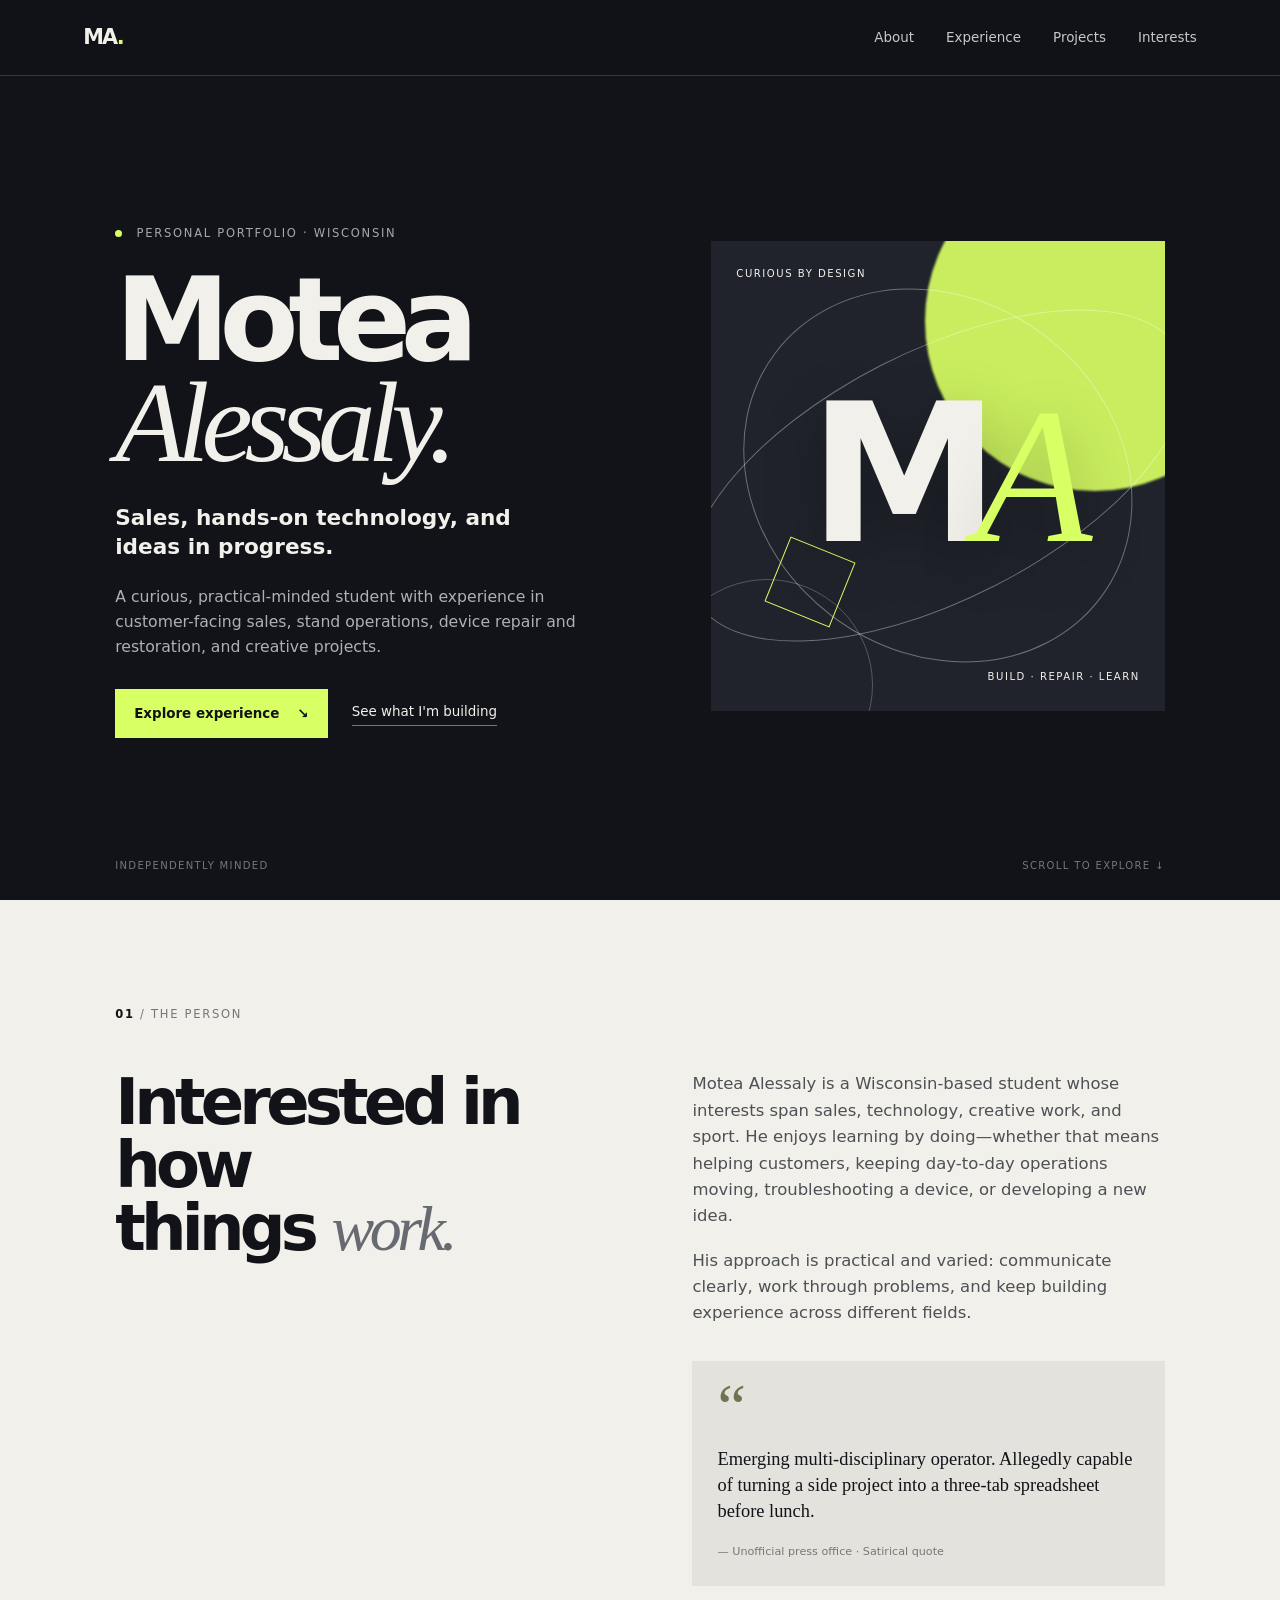
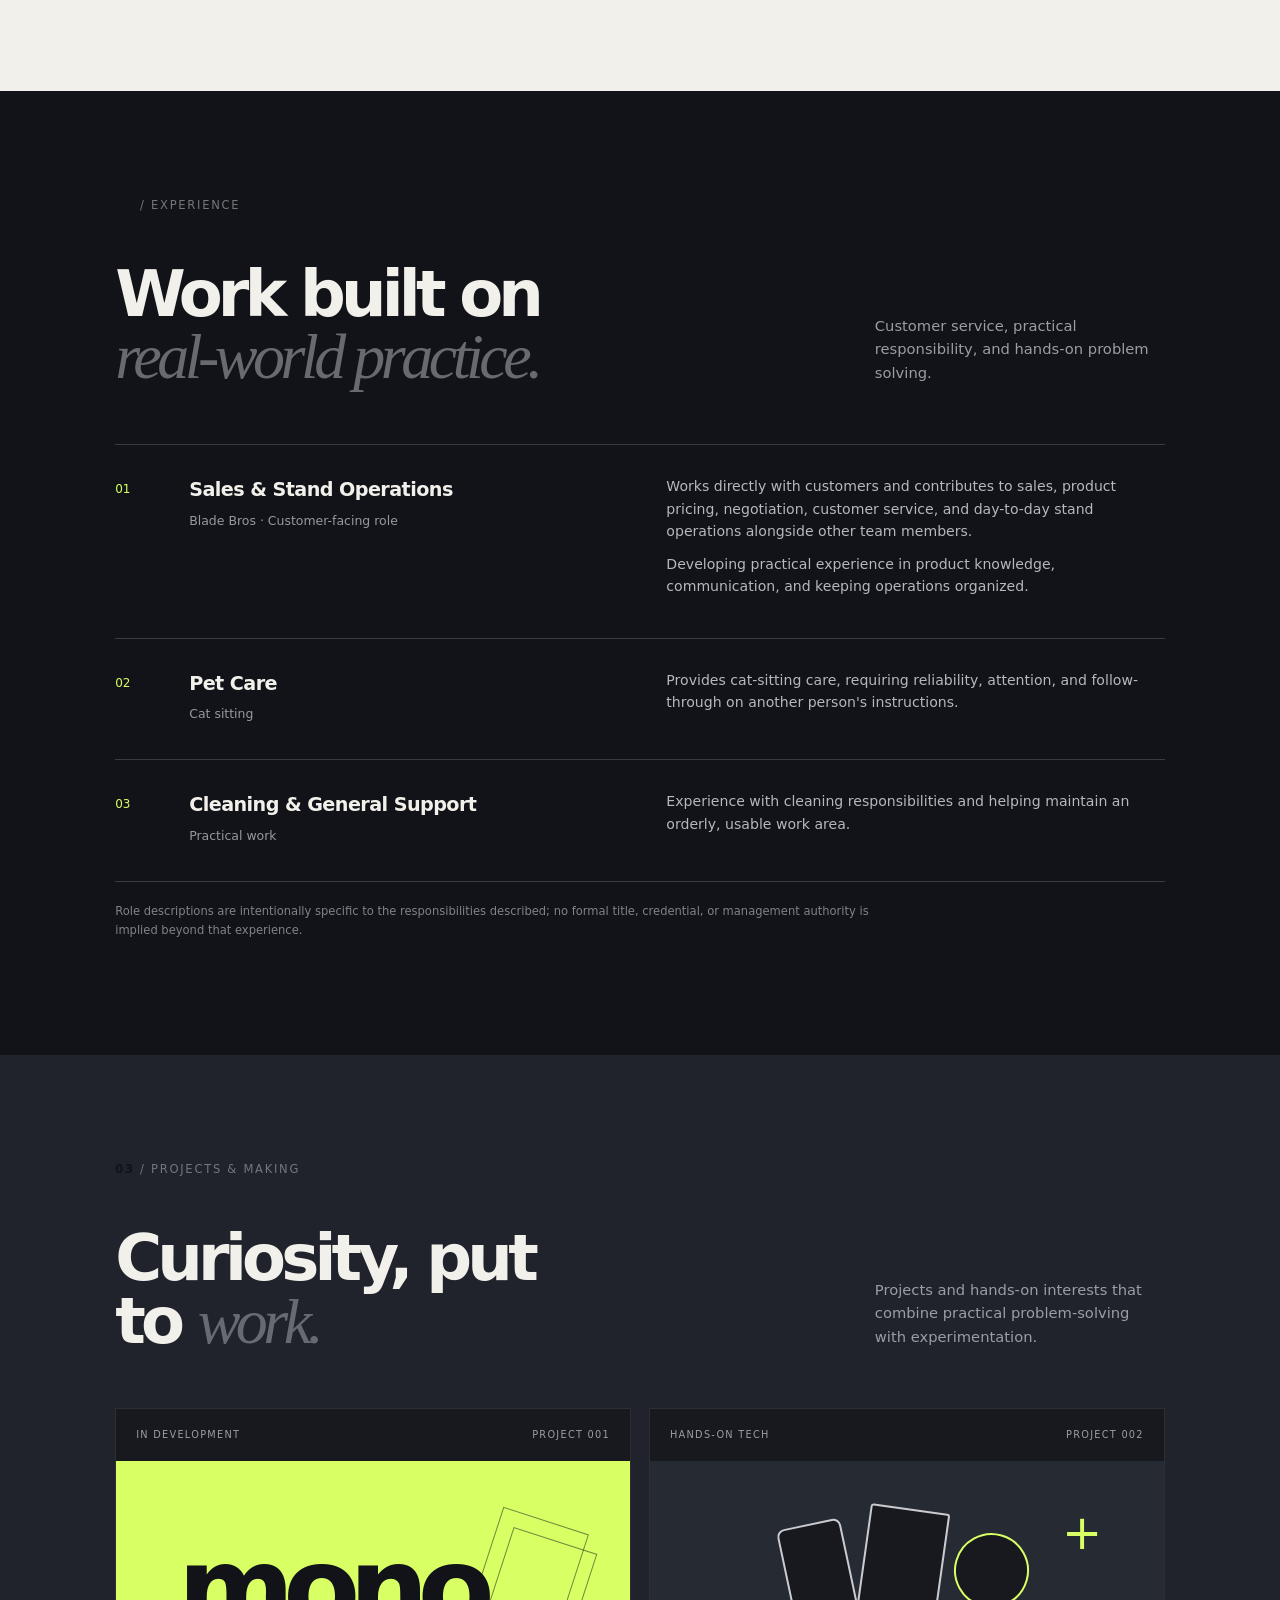
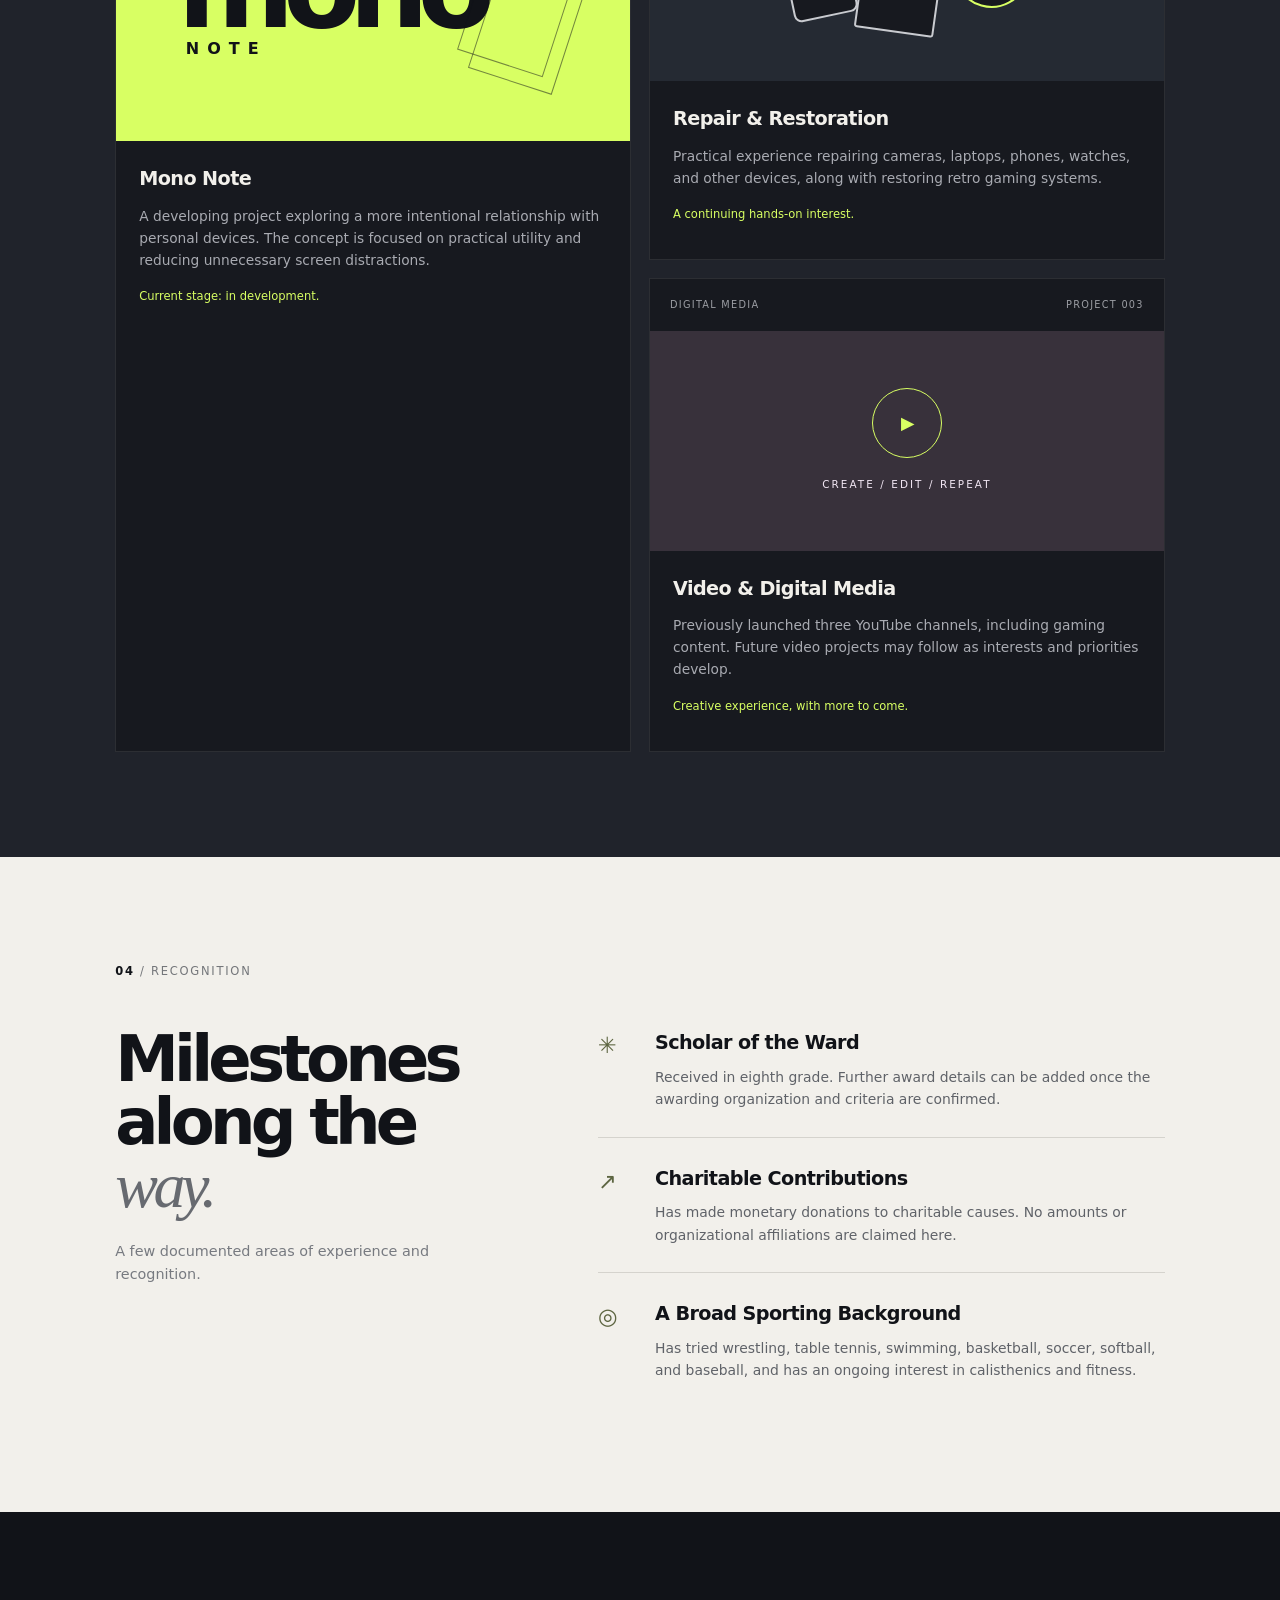
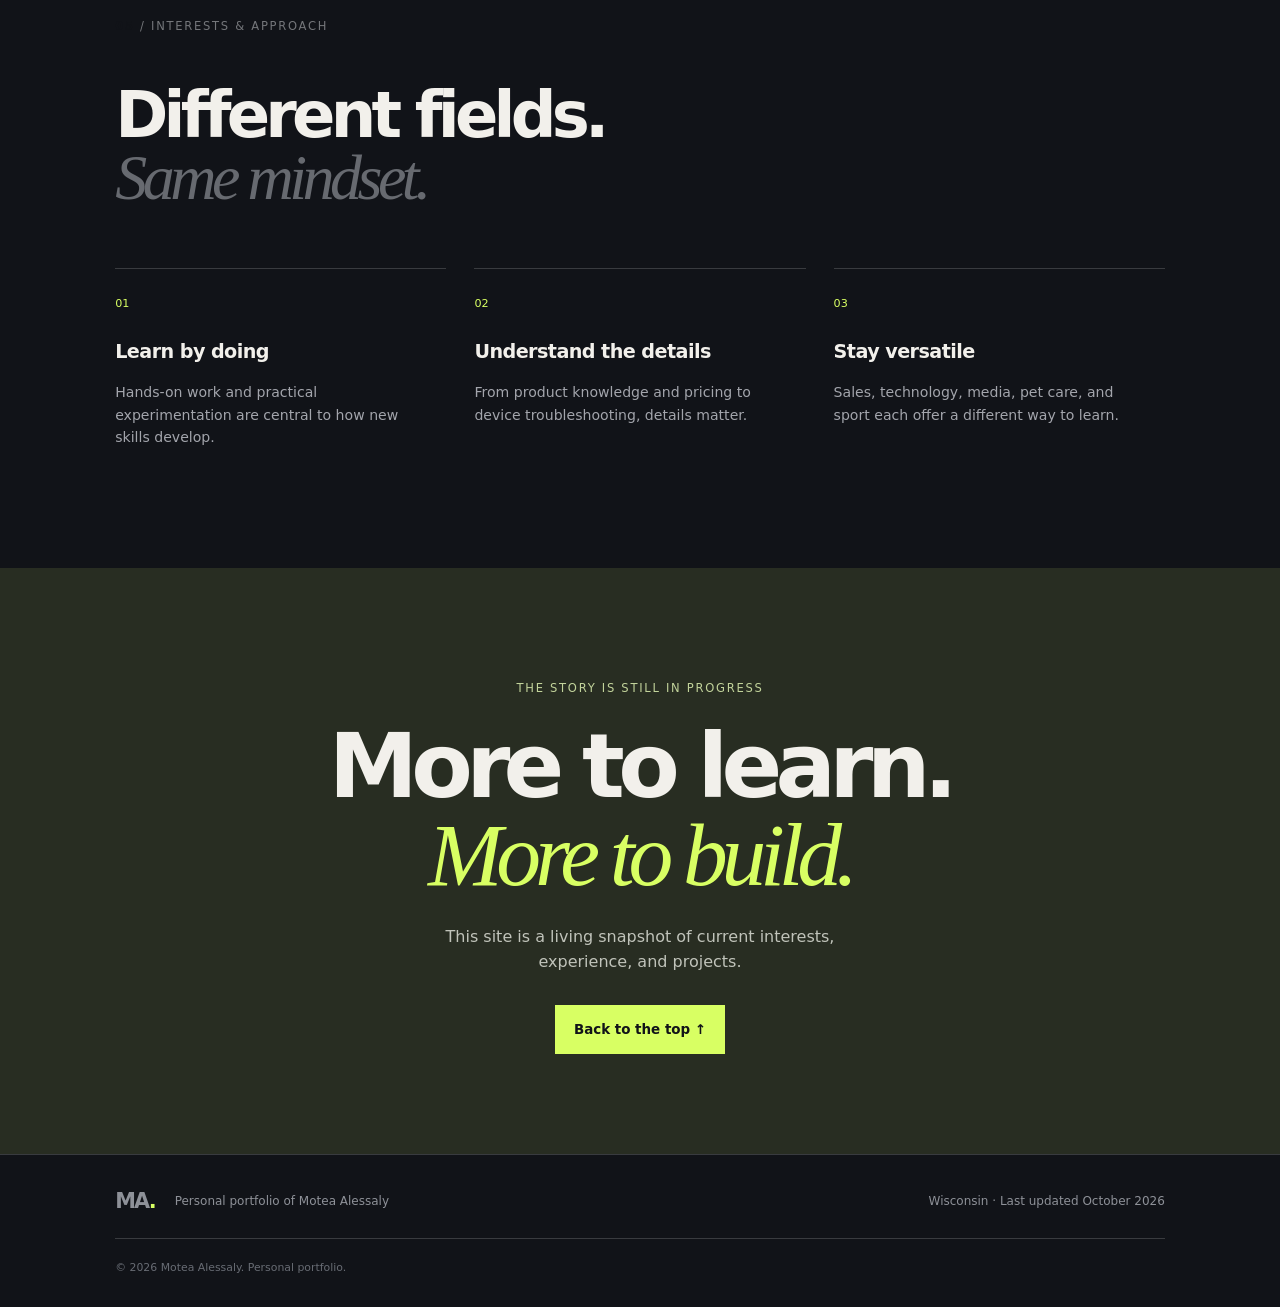
<file: index.html>
<!doctype html>
<html lang="en">
<head>
  <meta name="google-site-verification" content="YGYmqIIobNgAfxOL2jAvYVRFlLiz_IzZoICy0MxTIMc" />
  <meta charset="utf-8">
  <meta name="viewport" content="width=device-width, initial-scale=1">
  <meta name="description" content="The personal portfolio of Motea Alessaly: sales, technology restoration, creative projects, and athletics.">
  <meta name="theme-color" content="#111318">
  <title>Motea Alessaly — Sales, Technology & Projects</title>
  <link rel="stylesheet" href="styles.css">
</head>
<body>
  <a class="skip-link" href="#main">Skip to content</a>
  <header class="site-header">
    <a class="wordmark" href="#home" aria-label="Motea Alessaly home">MA<span>.</span></a>
    <button class="menu-toggle" aria-expanded="false" aria-controls="site-nav">Menu</button>
    <nav id="site-nav" class="site-nav" aria-label="Main navigation">
      <a href="#about">About</a>
      <a href="#work">Experience</a>
      <a href="#projects">Projects</a>
      <a href="#interests">Interests</a>
    </nav>
  </header>

  <main id="main">
    <section class="hero section" id="home">
      <div class="hero-copy">
        <p class="eyebrow"><span class="status-dot"></span> Personal portfolio · Wisconsin</p>
        <h1>Motea<br><em>Alessaly.</em></h1>
        <p class="hero-lede">Sales, hands-on technology, and ideas in progress.</p>
        <p class="intro">A curious, practical-minded student with experience in customer-facing sales, stand operations, device repair and restoration, and creative projects.</p>
        <div class="hero-actions">
          <a class="button button-light" href="#work">Explore experience <span aria-hidden="true">↘</span></a>
          <a class="text-link" href="#projects">See what I'm building</a>
        </div>
      </div>
      <div class="hero-art" aria-label="Abstract graphic made from geometric shapes">
        <div class="orbit orbit-one"></div><div class="orbit orbit-two"></div>
        <div class="monogram">M<span>A</span></div>
        <div class="art-label label-top">CURIOUS BY DESIGN</div>
        <div class="art-label label-bottom">BUILD · REPAIR · LEARN</div>
        <div class="art-square"></div>
      </div>
      <div class="hero-foot"><span>INDEPENDENTLY MINDED</span><span>SCROLL TO EXPLORE ↓</span></div>
    </section>

    <section class="section about-section" id="about">
      <div class="section-kicker"><span>01</span> / THE PERSON</div>
      <div class="two-column">
        <h2>Interested in how<br>things <em>work.</em></h2>
        <div class="body-copy">
          <p>Motea Alessaly is a Wisconsin-based student whose interests span sales, technology, creative work, and sport. He enjoys learning by doing—whether that means helping customers, keeping day-to-day operations moving, troubleshooting a device, or developing a new idea.</p>
          <p>His approach is practical and varied: communicate clearly, work through problems, and keep building experience across different fields.</p>
          <div class="quote-card">
            <span class="quote-mark">“</span>
            <p>Emerging multi-disciplinary operator. Allegedly capable of turning a side project into a three-tab spreadsheet before lunch.</p>
            <small>— Unofficial press office · Satirical quote</small>
          </div>
        </div>
      </div>
    </section>

    <section class="section work-section" id="work">
      <div class="section-kicker"><span>02</span> / EXPERIENCE</div>
      <div class="section-heading">
        <h2>Work built on<br><em>real-world practice.</em></h2>
        <p>Customer service, practical responsibility, and hands-on problem solving.</p>
      </div>
      <div class="experience-list">
        <article class="experience-item">
          <div class="experience-number">01</div>
          <div><h3>Sales & Stand Operations</h3><p class="experience-meta">Blade Bros · Customer-facing role</p></div>
          <div class="experience-detail"><p>Works directly with customers and contributes to sales, product pricing, negotiation, customer service, and day-to-day stand operations alongside other team members.</p><p>Developing practical experience in product knowledge, communication, and keeping operations organized.</p></div>
        </article>
        <article class="experience-item">
          <div class="experience-number">02</div>
          <div><h3>Pet Care</h3><p class="experience-meta">Cat sitting</p></div>
          <div class="experience-detail"><p>Provides cat-sitting care, requiring reliability, attention, and follow-through on another person's instructions.</p></div>
        </article>
        <article class="experience-item">
          <div class="experience-number">03</div>
          <div><h3>Cleaning & General Support</h3><p class="experience-meta">Practical work</p></div>
          <div class="experience-detail"><p>Experience with cleaning responsibilities and helping maintain an orderly, usable work area.</p></div>
        </article>
      </div>
      <p class="fine-print">Role descriptions are intentionally specific to the responsibilities described; no formal title, credential, or management authority is implied beyond that experience.</p>
    </section>

    <section class="section projects-section" id="projects">
      <div class="section-kicker"><span>03</span> / PROJECTS & MAKING</div>
      <div class="section-heading">
        <h2>Curiosity, put<br>to <em>work.</em></h2>
        <p>Projects and hands-on interests that combine practical problem-solving with experimentation.</p>
      </div>
      <div class="project-grid">
        <article class="project-card project-feature">
          <div class="project-topline"><span>IN DEVELOPMENT</span><span>PROJECT 001</span></div>
          <div class="project-graphic mono-graphic"><span class="mono-big">mono</span><span class="mono-small">NOTE</span><div class="mono-lines"></div></div>
          <div class="project-content"><h3>Mono Note</h3><p>A developing project exploring a more intentional relationship with personal devices. The concept is focused on practical utility and reducing unnecessary screen distractions.</p><p class="project-status">Current stage: in development.</p></div>
        </article>
        <article class="project-card">
          <div class="project-topline"><span>HANDS-ON TECH</span><span>PROJECT 002</span></div>
          <div class="project-graphic repair-graphic"><div class="device device-one"></div><div class="device device-two"></div><div class="device device-three"></div><span class="repair-cross">+</span></div>
          <div class="project-content"><h3>Repair & Restoration</h3><p>Practical experience repairing cameras, laptops, phones, watches, and other devices, along with restoring retro gaming systems.</p><p class="project-status">A continuing hands-on interest.</p></div>
        </article>
        <article class="project-card">
          <div class="project-topline"><span>DIGITAL MEDIA</span><span>PROJECT 003</span></div>
          <div class="project-graphic media-graphic"><div class="play-button">▶</div><span>CREATE / EDIT / REPEAT</span></div>
          <div class="project-content"><h3>Video & Digital Media</h3><p>Previously launched three YouTube channels, including gaming content. Future video projects may follow as interests and priorities develop.</p><p class="project-status">Creative experience, with more to come.</p></div>
        </article>
      </div>
    </section>

    <section class="section recognition-section">
      <div class="section-kicker"><span>04</span> / RECOGNITION</div>
      <div class="recognition-layout">
        <div><h2>Milestones<br>along the <em>way.</em></h2><p class="muted">A few documented areas of experience and recognition.</p></div>
        <div class="recognition-list">
          <article><span class="recognition-icon">✳</span><div><h3>Scholar of the Ward</h3><p>Received in eighth grade. Further award details can be added once the awarding organization and criteria are confirmed.</p></div></article>
          <article><span class="recognition-icon">↗</span><div><h3>Charitable Contributions</h3><p>Has made monetary donations to charitable causes. No amounts or organizational affiliations are claimed here.</p></div></article>
          <article><span class="recognition-icon">◎</span><div><h3>A Broad Sporting Background</h3><p>Has tried wrestling, table tennis, swimming, basketball, soccer, softball, and baseball, and has an ongoing interest in calisthenics and fitness.</p></div></article>
        </div>
      </div>
    </section>

    <section class="section principles-section" id="interests">
      <div class="section-kicker"><span>05</span> / INTERESTS & APPROACH</div>
      <h2>Different fields.<br><em>Same mindset.</em></h2>
      <div class="principle-grid">
        <article><span>01</span><h3>Learn by doing</h3><p>Hands-on work and practical experimentation are central to how new skills develop.</p></article>
        <article><span>02</span><h3>Understand the details</h3><p>From product knowledge and pricing to device troubleshooting, details matter.</p></article>
        <article><span>03</span><h3>Stay versatile</h3><p>Sales, technology, media, pet care, and sport each offer a different way to learn.</p></article>
      </div>
    </section>

    <section class="closing section">
      <p class="eyebrow">THE STORY IS STILL IN PROGRESS</p>
      <h2>More to learn.<br><em>More to build.</em></h2>
      <p>This site is a living snapshot of current interests, experience, and projects.</p>
      <a class="button button-light" href="#home">Back to the top ↑</a>
    </section>
  </main>

  <footer class="site-footer">
    <a class="wordmark" href="#home">MA<span>.</span></a>
    <p>Personal portfolio of Motea Alessaly</p>
    <p class="footer-note">Wisconsin · Last updated October 2026</p>
    <p class="copyright">© <span id="year">2026</span> Motea Alessaly. Personal portfolio.</p>
  </footer>
  <script src="script.js"></script>
</body>
</html>
</file>
<file: styles.css>
:root{--ink:#111318;--paper:#f2f0eb;--white:#fff;--muted:#9b9da3;--line:rgba(255,255,255,.17);--accent:#d8ff63;--dark2:#1b1e25;--serif:Georgia,"Times New Roman",serif;--sans:Inter,ui-sans-serif,system-ui,-apple-system,BlinkMacSystemFont,"Segoe UI",sans-serif}
*{box-sizing:border-box}html{scroll-behavior:smooth;scroll-padding-top:88px}body{margin:0;background:var(--ink);color:var(--paper);font-family:var(--sans);line-height:1.6;-webkit-font-smoothing:antialiased}a{color:inherit;text-decoration:none}.skip-link{position:absolute;left:-999px;top:8px;background:var(--accent);color:var(--ink);padding:10px 14px;z-index:20}.skip-link:focus{left:8px}.site-header{height:76px;padding:0 6.5%;display:flex;align-items:center;justify-content:space-between;border-bottom:1px solid var(--line);position:sticky;top:0;background:rgba(17,19,24,.94);backdrop-filter:blur(16px);z-index:10}.wordmark{font-size:1.3rem;font-weight:850;letter-spacing:-.09em}.wordmark span{color:var(--accent)}.site-nav{display:flex;gap:32px;font-size:.84rem;color:#c7c8cb}.site-nav a:hover,.text-link:hover{color:var(--accent)}.menu-toggle{display:none;background:none;border:1px solid var(--line);border-radius:3px;color:var(--paper);padding:7px 12px;font:inherit}
.section{padding:105px 9%}.hero{min-height:calc(100vh - 76px);position:relative;display:grid;grid-template-columns:1.1fr .9fr;align-items:center;gap:4%;padding-top:75px;padding-bottom:100px;overflow:hidden}.eyebrow,.section-kicker{font-size:.72rem;letter-spacing:.15em;text-transform:uppercase;color:#a6a8ad}.status-dot{display:inline-block;width:7px;height:7px;background:var(--accent);border-radius:50%;margin-right:9px}.hero h1{font-size:clamp(4.5rem,9vw,8.7rem);letter-spacing:-.09em;line-height:.88;margin:27px 0 30px;font-weight:750}.hero h1 em,h2 em{font-family:var(--serif);font-weight:400;letter-spacing:-.07em}.hero-lede{font-size:1.35rem;font-weight:600;max-width:440px;line-height:1.35}.intro{color:#aeb0b5;max-width:480px;font-size:.98rem;margin:22px 0 30px}.hero-actions{display:flex;align-items:center;gap:24px;flex-wrap:wrap}.button{display:inline-flex;gap:18px;align-items:center;padding:13px 18px;font-size:.84rem;font-weight:700;border:1px solid transparent;transition:transform .2s,background .2s}.button:hover{transform:translateY(-2px)}.button-light{background:var(--accent);color:var(--ink)}.text-link{font-size:.84rem;border-bottom:1px solid #777;padding-bottom:3px}.hero-art{min-height:470px;position:relative;display:grid;place-items:center;background:#20232b;overflow:hidden}.hero-art:before{content:"";position:absolute;width:340px;height:340px;border-radius:50%;background:var(--accent);filter:blur(1px);opacity:.92;right:-100px;top:-90px}.hero-art:after{content:"";position:absolute;width:210px;height:210px;border-radius:50%;border:1px solid rgba(255,255,255,.24);left:-50px;bottom:-80px}.monogram{font-size:clamp(7rem,15vw,13rem);letter-spacing:-.13em;font-weight:850;color:var(--paper);position:relative;z-index:2;text-shadow:0 18px 60px rgba(0,0,0,.25)}.monogram span{color:var(--accent);font-family:var(--serif);font-style:italic;font-weight:400}.orbit{position:absolute;border:1px solid rgba(255,255,255,.35);border-radius:50%;z-index:1;transform:rotate(-27deg)}.orbit-one{width:120%;height:53%}.orbit-two{width:90%;height:75%;transform:rotate(37deg)}.art-label{position:absolute;font-size:.63rem;letter-spacing:.15em;z-index:3}.label-top{top:25px;left:25px}.label-bottom{bottom:25px;right:25px}.art-square{position:absolute;width:70px;height:70px;border:1px solid var(--accent);bottom:20%;left:14%;transform:rotate(22deg)}.hero-foot{position:absolute;bottom:26px;left:9%;right:9%;display:flex;justify-content:space-between;font-size:.63rem;letter-spacing:.13em;color:#737780}
.about-section,.recognition-section{background:var(--paper);color:var(--ink)}.section-kicker{color:#74767a;margin-bottom:48px}.section-kicker span{color:#111318;font-weight:800}.two-column{display:grid;grid-template-columns:1fr 1fr;gap:10%}h2{font-size:clamp(2.8rem,5vw,5.1rem);line-height:.98;letter-spacing:-.075em;margin:0;font-weight:700}h2 em{color:#676a70}.body-copy{max-width:580px}.body-copy>p{font-size:1.03rem;color:#4d5055;margin:0 0 18px}.quote-card{margin-top:34px;padding:24px 25px;background:#e4e2dc;position:relative}.quote-mark{font:4rem var(--serif);line-height:.7;color:#6f7553}.quote-card p{font:1.15rem/1.4 var(--serif);margin:12px 0}.quote-card small{font-size:.7rem;color:#777}
.work-section{background:var(--ink)}.section-heading{display:flex;justify-content:space-between;align-items:end;gap:30px;margin-bottom:55px}.section-heading>p{color:#9b9da3;max-width:290px;margin:0 0 5px;font-size:.92rem}.experience-list{border-top:1px solid var(--line)}.experience-item{display:grid;grid-template-columns:50px 1fr 1.1fr;gap:24px;padding:30px 0;border-bottom:1px solid var(--line)}.experience-number{color:var(--accent);font-size:.75rem;padding-top:5px}.experience-item h3,.project-content h3,.recognition-list h3,.principle-grid h3{margin:0;font-size:1.2rem;letter-spacing:-.03em}.experience-meta{margin:5px 0;color:#9699a0;font-size:.78rem}.experience-detail p{margin:0 0 10px;color:#b6b8be;font-size:.88rem}.fine-print{font-size:.72rem;color:#7f828a;margin-top:20px;max-width:760px}
.projects-section{background:#20232b}.project-grid{display:grid;grid-template-columns:repeat(2,minmax(0,1fr));gap:18px}.project-card{background:#17191f;border:1px solid rgba(255,255,255,.09)}.project-feature{grid-row:span 2}.project-topline{display:flex;justify-content:space-between;padding:18px 20px;color:#9b9da3;font-size:.61rem;letter-spacing:.13em}.project-graphic{height:220px;position:relative;overflow:hidden;background:#252a33;display:flex;align-items:center;justify-content:center}.project-feature .project-graphic{height:280px}.mono-graphic{background:var(--accent);color:var(--ink);flex-direction:column;align-items:flex-start;padding-left:12%}.mono-big{font-size:clamp(4rem,9vw,7rem);font-weight:800;letter-spacing:-.1em;line-height:.85}.mono-small{font-size:1rem;font-weight:700;letter-spacing:.5em;margin-left:8px}.mono-lines{position:absolute;right:12%;top:20%;width:90px;height:150px;border:1px solid rgba(17,19,24,.5);transform:rotate(18deg)}.mono-lines:after{content:"";position:absolute;inset:15px -15px -15px 15px;border:1px solid rgba(17,19,24,.5)}.repair-graphic{gap:12px}.device{border:2px solid #c9cbd0;border-radius:8px;position:relative;background:#17191f}.device-one{height:95px;width:65px;transform:rotate(-12deg)}.device-two{height:125px;width:80px;border-radius:3px;transform:rotate(8deg)}.device-three{height:75px;width:75px;border-radius:50%;border-color:var(--accent);transform:rotate(16deg)}.repair-cross{position:absolute;color:var(--accent);font-size:3rem;font-weight:200;right:12%;top:15%}.media-graphic{background:#38313b;flex-direction:column;gap:18px;color:#f1e6f3;font-size:.65rem;letter-spacing:.2em}.play-button{display:grid;place-items:center;width:70px;height:70px;border-radius:50%;border:1px solid var(--accent);color:var(--accent);padding-left:4px;font-size:1.1rem}.project-content{padding:23px 23px 26px}.project-content p{color:#a9abb2;font-size:.86rem;margin:10px 0}.project-content .project-status{font-size:.72rem;color:var(--accent);margin-top:16px}
.recognition-layout{display:grid;grid-template-columns:.8fr 1.2fr;gap:10%}.recognition-layout .muted{color:#777a80;font-size:.9rem;margin-top:22px}.recognition-list article{display:grid;grid-template-columns:40px 1fr;gap:17px;padding:0 0 26px;margin-bottom:26px;border-bottom:1px solid #d5d3cd}.recognition-list article:last-child{border-bottom:0;margin-bottom:0}.recognition-icon{font-size:1.4rem;color:#5d6541}.recognition-list p{font-size:.87rem;color:#5f6268;margin:7px 0 0}
.principles-section{background:var(--ink)}.principle-grid{display:grid;grid-template-columns:repeat(3,1fr);gap:28px;margin-top:58px}.principle-grid article{border-top:1px solid var(--line);padding-top:20px}.principle-grid article>span{color:var(--accent);font-size:.7rem}.principle-grid h3{margin-top:22px}.principle-grid p{color:#a3a5ac;font-size:.88rem;max-width:300px}
.closing{background:#282d22;text-align:center;padding-top:100px;padding-bottom:100px}.closing .eyebrow{color:#c2d39b}.closing h2{margin:25px 0;font-size:clamp(3.5rem,7vw,6.5rem)}.closing h2 em{color:var(--accent)}.closing>p:not(.eyebrow){color:#c0c3ba;margin:0 auto 30px;max-width:400px}.site-footer{padding:30px 9%;display:grid;grid-template-columns:auto 1fr auto;align-items:center;gap:20px;border-top:1px solid var(--line);font-size:.75rem;color:#8e9198}.site-footer p{margin:0}.footer-note{text-align:right}.copyright{grid-column:1/-1;border-top:1px solid var(--line);padding-top:20px;font-size:.68rem;color:#686c74}
@media(max-width:800px){.section{padding:78px 7%}.site-header{padding:0 7%}.hero{grid-template-columns:1fr;padding-top:70px;gap:45px;min-height:auto}.hero h1{font-size:clamp(4.5rem,18vw,7rem)}.hero-art{min-height:370px}.hero-foot{left:7%;right:7%}.two-column,.recognition-layout{grid-template-columns:1fr;gap:35px}.section-heading{align-items:start;flex-direction:column}.experience-item{grid-template-columns:32px 1fr;gap:14px}.experience-detail{grid-column:2}.project-grid{grid-template-columns:1fr}.project-feature{grid-row:auto}.project-feature .project-graphic{height:230px}.principle-grid{grid-template-columns:1fr;gap:20px}.principle-grid article{display:grid;grid-template-columns:35px 1fr;column-gap:12px}.principle-grid article>span{grid-row:span 2}.principle-grid h3{margin:0}.principle-grid p{grid-column:2;margin-top:6px}.site-footer{grid-template-columns:auto 1fr}.footer-note{text-align:left;grid-column:2}.copyright{grid-column:1/-1}.site-nav{display:none;position:absolute;top:75px;left:0;right:0;background:#17191f;padding:20px 7%;flex-direction:column;gap:17px;border-bottom:1px solid var(--line)}.site-nav.open{display:flex}.menu-toggle{display:block}}
@media(max-width:440px){.hero-actions{align-items:flex-start;flex-direction:column;gap:18px}.hero-art{min-height:300px}.hero-foot{font-size:.52rem}.section{padding:65px 6%}.site-footer{padding:25px 6%}.experience-item h3{font-size:1.08rem}}
@media(prefers-reduced-motion:reduce){html{scroll-behavior:auto}*,*:before,*:after{transition:none!important}}
</file>
